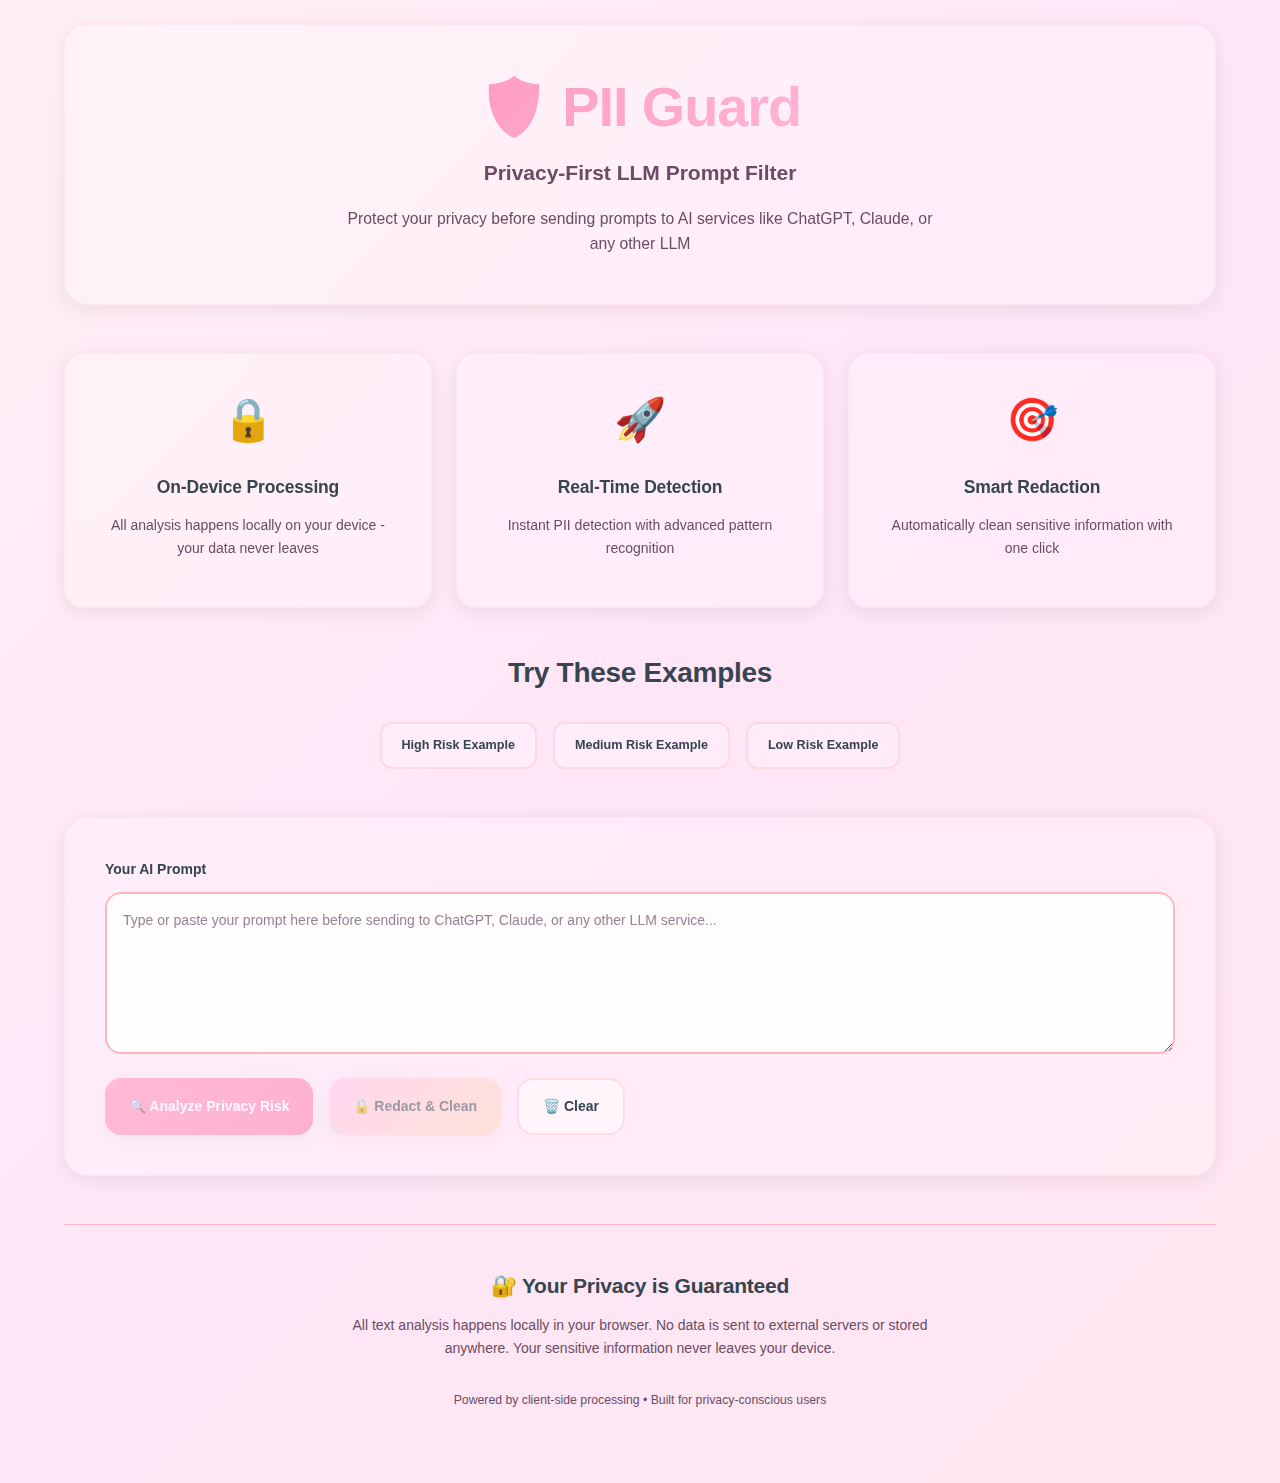
<file: index.html>
<!DOCTYPE html>
<html lang="en">
<head>
    <meta charset="UTF-8">
    <meta name="viewport" content="width=device-width, initial-scale=1.0">
    <title>PII Guard - Privacy-First LLM Prompt Filter</title>
    <link rel="stylesheet" href="style.css">
</head>
<body>
    <div class="container">
        <header class="header">
            <h1 class="header__title">🛡️ PII Guard</h1>
            <p class="header__subtitle">Privacy-First LLM Prompt Filter</p>
            <p class="header__description">Protect your privacy before sending prompts to AI services like ChatGPT, Claude, or any other LLM</p>
        </header>

        <section class="features">
            <div class="features__grid">
                <div class="feature-card">
                    <div class="feature-card__icon">🔒</div>
                    <h3 class="feature-card__title">On-Device Processing</h3>
                    <p class="feature-card__description">All analysis happens locally on your device - your data never leaves</p>
                </div>
                <div class="feature-card">
                    <div class="feature-card__icon">🚀</div>
                    <h3 class="feature-card__title">Real-Time Detection</h3>
                    <p class="feature-card__description">Instant PII detection with advanced pattern recognition</p>
                </div>
                <div class="feature-card">
                    <div class="feature-card__icon">🎯</div>
                    <h3 class="feature-card__title">Smart Redaction</h3>
                    <p class="feature-card__description">Automatically clean sensitive information with one click</p>
                </div>
            </div>
        </section>

        <section class="examples">
            <h2 class="examples__title">Try These Examples</h2>
            <div class="examples__buttons">
                <button class="btn btn--outline btn--sm" data-example="0">High Risk Example</button>
                <button class="btn btn--outline btn--sm" data-example="1">Medium Risk Example</button>
                <button class="btn btn--outline btn--sm" data-example="2">Low Risk Example</button>
            </div>
        </section>

        <section class="input-section">
            <div class="form-group">
                <label for="promptInput" class="form-label">Your AI Prompt</label>
                <textarea 
                    id="promptInput" 
                    class="form-control input-section__textarea" 
                    placeholder="Type or paste your prompt here before sending to ChatGPT, Claude, or any other LLM service..."
                    rows="6"
                ></textarea>
            </div>
            <div class="input-section__buttons">
                <button id="analyzeBtn" class="btn btn--primary" disabled>🔍 Analyze Privacy Risk</button>
                <button id="redactBtn" class="btn btn--secondary" disabled>🔒 Redact & Clean</button>
                <button id="clearBtn" class="btn btn--outline">🗑️ Clear</button>
            </div>
        </section>

        <section id="resultsSection" class="results hidden">
            <div class="results__risk">
                <div id="riskIndicator" class="risk-indicator">
                    <div class="risk-indicator__badge">
                        <span id="riskLevel" class="risk-indicator__level"></span>
                    </div>
                    <p id="riskMessage" class="risk-indicator__message"></p>
                </div>
            </div>

            <div class="results__detection">
                <h3 class="results__subtitle">🔍 Detected Information</h3>
                <div id="detectedItems" class="detection-items"></div>
            </div>

            <div class="results__recommendations">
                <h3 class="results__subtitle">💡 Privacy Recommendations</h3>
                <ul id="recommendationsList" class="recommendations-list"></ul>
            </div>

            <div id="cleanedSection" class="results__cleaned hidden">
                <h3 class="results__subtitle">✅ Cleaned Text</h3>
                <div class="cleaned-output">
                    <textarea id="cleanedText" class="form-control" readonly rows="6"></textarea>
                    <button id="copyBtn" class="btn btn--primary btn--sm copy-btn">📋 Copy to Clipboard</button>
                </div>
            </div>
        </section>

        <footer class="footer">
            <div class="footer__guarantee">
                <h3 class="footer__title">🔐 Your Privacy is Guaranteed</h3>
                <p class="footer__text">All text analysis happens locally in your browser. No data is sent to external servers or stored anywhere. Your sensitive information never leaves your device.</p>
            </div>
            <div class="footer__tech">
                <p class="footer__tech-text">Powered by client-side processing • Built for privacy-conscious users</p>
            </div>
        </footer>
    </div>

    <script src="app.js"></script>
</body>
</html>
</file>
<file: style.css>
:root {
  /* Primitive Color Tokens */
  --color-white: rgba(255, 255, 255, 1);
  --color-black: rgba(0, 0, 0, 1);
  --color-cream-50: rgba(252, 252, 249, 1);
  --color-cream-100: rgba(255, 255, 253, 1);
  --color-gray-200: rgba(245, 245, 245, 1);
  --color-gray-300: rgba(167, 169, 169, 1);
  --color-gray-400: rgba(119, 124, 124, 1);
  --color-slate-500: rgba(98, 108, 113, 1);
  --color-brown-600: rgba(94, 82, 64, 1);
  --color-charcoal-700: rgba(31, 33, 33, 1);
  --color-charcoal-800: rgba(38, 40, 40, 1);
  --color-slate-900: rgba(19, 52, 59, 1);
  --color-teal-300: rgba(50, 184, 198, 1);
  --color-teal-400: rgba(45, 166, 178, 1);
  --color-teal-500: rgba(33, 128, 141, 1);
  --color-teal-600: rgba(29, 116, 128, 1);
  --color-teal-700: rgba(26, 104, 115, 1);
  --color-teal-800: rgba(41, 150, 161, 1);
  --color-red-400: rgba(255, 84, 89, 1);
  --color-red-500: rgba(192, 21, 47, 1);
  --color-orange-400: rgba(230, 129, 97, 1);
  --color-orange-500: rgba(168, 75, 47, 1);

  /* RGB versions for opacity control */
  --color-brown-600-rgb: 94, 82, 64;
  --color-teal-500-rgb: 33, 128, 141;
  --color-slate-900-rgb: 19, 52, 59;
  --color-slate-500-rgb: 98, 108, 113;
  --color-red-500-rgb: 192, 21, 47;
  --color-red-400-rgb: 255, 84, 89;
  --color-orange-500-rgb: 168, 75, 47;
  --color-orange-400-rgb: 230, 129, 97;

  /* Background color tokens (Light Mode) */
  --color-bg-1: rgba(59, 130, 246, 0.08); /* Light blue */
  --color-bg-2: rgba(245, 158, 11, 0.08); /* Light yellow */
  --color-bg-3: rgba(34, 197, 94, 0.08); /* Light green */
  --color-bg-4: rgba(239, 68, 68, 0.08); /* Light red */
  --color-bg-5: rgba(147, 51, 234, 0.08); /* Light purple */
  --color-bg-6: rgba(249, 115, 22, 0.08); /* Light orange */
  --color-bg-7: rgba(236, 72, 153, 0.08); /* Light pink */
  --color-bg-8: rgba(6, 182, 212, 0.08); /* Light cyan */

  /* Semantic Color Tokens (Light Mode) */
  --color-background: var(--color-cream-50);
  --color-surface: var(--color-cream-100);
  --color-text: var(--color-slate-900);
  --color-text-secondary: var(--color-slate-500);
  --color-primary: var(--color-teal-500);
  --color-primary-hover: var(--color-teal-600);
  --color-primary-active: var(--color-teal-700);
  --color-secondary: rgba(var(--color-brown-600-rgb), 0.12);
  --color-secondary-hover: rgba(var(--color-brown-600-rgb), 0.2);
  --color-secondary-active: rgba(var(--color-brown-600-rgb), 0.25);
  --color-border: rgba(var(--color-brown-600-rgb), 0.2);
  --color-btn-primary-text: var(--color-cream-50);
  --color-card-border: rgba(var(--color-brown-600-rgb), 0.12);
  --color-card-border-inner: rgba(var(--color-brown-600-rgb), 0.12);
  --color-error: var(--color-red-500);
  --color-success: var(--color-teal-500);
  --color-warning: var(--color-orange-500);
  --color-info: var(--color-slate-500);
  --color-focus-ring: rgba(var(--color-teal-500-rgb), 0.4);
  --color-select-caret: rgba(var(--color-slate-900-rgb), 0.8);

  /* Common style patterns */
  --focus-ring: 0 0 0 3px var(--color-focus-ring);
  --focus-outline: 2px solid var(--color-primary);
  --status-bg-opacity: 0.15;
  --status-border-opacity: 0.25;
  --select-caret-light: url("data:image/svg+xml,%3Csvg xmlns='http://www.w3.org/2000/svg' width='16' height='16' viewBox='0 0 24 24' fill='none' stroke='%23134252' stroke-width='2' stroke-linecap='round' stroke-linejoin='round'%3E%3Cpolyline points='6 9 12 15 18 9'%3E%3C/polyline%3E%3C/svg%3E");
  --select-caret-dark: url("data:image/svg+xml,%3Csvg xmlns='http://www.w3.org/2000/svg' width='16' height='16' viewBox='0 0 24 24' fill='none' stroke='%23f5f5f5' stroke-width='2' stroke-linecap='round' stroke-linejoin='round'%3E%3Cpolyline points='6 9 12 15 18 9'%3E%3C/polyline%3E%3C/svg%3E");

  /* RGB versions for opacity control */
  --color-success-rgb: 33, 128, 141;
  --color-error-rgb: 192, 21, 47;
  --color-warning-rgb: 168, 75, 47;
  --color-info-rgb: 98, 108, 113;

  /* Typography */
  --font-family-base: "FKGroteskNeue", "Geist", "Inter", -apple-system,
    BlinkMacSystemFont, "Segoe UI", Roboto, sans-serif;
  --font-family-mono: "Berkeley Mono", ui-monospace, SFMono-Regular, Menlo,
    Monaco, Consolas, monospace;
  --font-size-xs: 11px;
  --font-size-sm: 12px;
  --font-size-base: 14px;
  --font-size-md: 14px;
  --font-size-lg: 16px;
  --font-size-xl: 18px;
  --font-size-2xl: 20px;
  --font-size-3xl: 24px;
  --font-size-4xl: 30px;
  --font-weight-normal: 400;
  --font-weight-medium: 500;
  --font-weight-semibold: 550;
  --font-weight-bold: 600;
  --line-height-tight: 1.2;
  --line-height-normal: 1.5;
  --letter-spacing-tight: -0.01em;

  /* Spacing */
  --space-0: 0;
  --space-1: 1px;
  --space-2: 2px;
  --space-4: 4px;
  --space-6: 6px;
  --space-8: 8px;
  --space-10: 10px;
  --space-12: 12px;
  --space-16: 16px;
  --space-20: 20px;
  --space-24: 24px;
  --space-32: 32px;

  /* Border Radius */
  --radius-sm: 6px;
  --radius-base: 8px;
  --radius-md: 10px;
  --radius-lg: 12px;
  --radius-full: 9999px;

  /* Shadows */
  --shadow-xs: 0 1px 2px rgba(0, 0, 0, 0.02);
  --shadow-sm: 0 1px 3px rgba(0, 0, 0, 0.04), 0 1px 2px rgba(0, 0, 0, 0.02);
  --shadow-md: 0 4px 6px -1px rgba(0, 0, 0, 0.04),
    0 2px 4px -1px rgba(0, 0, 0, 0.02);
  --shadow-lg: 0 10px 15px -3px rgba(0, 0, 0, 0.04),
    0 4px 6px -2px rgba(0, 0, 0, 0.02);
  --shadow-inset-sm: inset 0 1px 0 rgba(255, 255, 255, 0.15),
    inset 0 -1px 0 rgba(0, 0, 0, 0.03);

  /* Animation */
  --duration-fast: 150ms;
  --duration-normal: 250ms;
  --ease-standard: cubic-bezier(0.16, 1, 0.3, 1);

  /* Layout */
  --container-sm: 640px;
  --container-md: 768px;
  --container-lg: 1024px;
  --container-xl: 1280px;
}

/* Dark mode colors */
@media (prefers-color-scheme: dark) {
  :root {
    /* RGB versions for opacity control (Dark Mode) */
    --color-gray-400-rgb: 119, 124, 124;
    --color-teal-300-rgb: 50, 184, 198;
    --color-gray-300-rgb: 167, 169, 169;
    --color-gray-200-rgb: 245, 245, 245;

    /* Background color tokens (Dark Mode) */
    --color-bg-1: rgba(29, 78, 216, 0.15); /* Dark blue */
    --color-bg-2: rgba(180, 83, 9, 0.15); /* Dark yellow */
    --color-bg-3: rgba(21, 128, 61, 0.15); /* Dark green */
    --color-bg-4: rgba(185, 28, 28, 0.15); /* Dark red */
    --color-bg-5: rgba(107, 33, 168, 0.15); /* Dark purple */
    --color-bg-6: rgba(194, 65, 12, 0.15); /* Dark orange */
    --color-bg-7: rgba(190, 24, 93, 0.15); /* Dark pink */
    --color-bg-8: rgba(8, 145, 178, 0.15); /* Dark cyan */
    
    /* Semantic Color Tokens (Dark Mode) */
    --color-background: var(--color-charcoal-700);
    --color-surface: var(--color-charcoal-800);
    --color-text: var(--color-gray-200);
    --color-text-secondary: rgba(var(--color-gray-300-rgb), 0.7);
    --color-primary: var(--color-teal-300);
    --color-primary-hover: var(--color-teal-400);
    --color-primary-active: var(--color-teal-800);
    --color-secondary: rgba(var(--color-gray-400-rgb), 0.15);
    --color-secondary-hover: rgba(var(--color-gray-400-rgb), 0.25);
    --color-secondary-active: rgba(var(--color-gray-400-rgb), 0.3);
    --color-border: rgba(var(--color-gray-400-rgb), 0.3);
    --color-error: var(--color-red-400);
    --color-success: var(--color-teal-300);
    --color-warning: var(--color-orange-400);
    --color-info: var(--color-gray-300);
    --color-focus-ring: rgba(var(--color-teal-300-rgb), 0.4);
    --color-btn-primary-text: var(--color-slate-900);
    --color-card-border: rgba(var(--color-gray-400-rgb), 0.2);
    --color-card-border-inner: rgba(var(--color-gray-400-rgb), 0.15);
    --shadow-inset-sm: inset 0 1px 0 rgba(255, 255, 255, 0.1),
      inset 0 -1px 0 rgba(0, 0, 0, 0.15);
    --button-border-secondary: rgba(var(--color-gray-400-rgb), 0.2);
    --color-border-secondary: rgba(var(--color-gray-400-rgb), 0.2);
    --color-select-caret: rgba(var(--color-gray-200-rgb), 0.8);

    /* Common style patterns - updated for dark mode */
    --focus-ring: 0 0 0 3px var(--color-focus-ring);
    --focus-outline: 2px solid var(--color-primary);
    --status-bg-opacity: 0.15;
    --status-border-opacity: 0.25;
    --select-caret-light: url("data:image/svg+xml,%3Csvg xmlns='http://www.w3.org/2000/svg' width='16' height='16' viewBox='0 0 24 24' fill='none' stroke='%23134252' stroke-width='2' stroke-linecap='round' stroke-linejoin='round'%3E%3Cpolyline points='6 9 12 15 18 9'%3E%3C/polyline%3E%3C/svg%3E");
    --select-caret-dark: url("data:image/svg+xml,%3Csvg xmlns='http://www.w3.org/2000/svg' width='16' height='16' viewBox='0 0 24 24' fill='none' stroke='%23f5f5f5' stroke-width='2' stroke-linecap='round' stroke-linejoin='round'%3E%3Cpolyline points='6 9 12 15 18 9'%3E%3C/polyline%3E%3C/svg%3E");

    /* RGB versions for dark mode */
    --color-success-rgb: var(--color-teal-300-rgb);
    --color-error-rgb: var(--color-red-400-rgb);
    --color-warning-rgb: var(--color-orange-400-rgb);
    --color-info-rgb: var(--color-gray-300-rgb);
  }
}

/* Data attribute for manual theme switching */
[data-color-scheme="dark"] {
  /* RGB versions for opacity control (dark mode) */
  --color-gray-400-rgb: 119, 124, 124;
  --color-teal-300-rgb: 50, 184, 198;
  --color-gray-300-rgb: 167, 169, 169;
  --color-gray-200-rgb: 245, 245, 245;

  /* Colorful background palette - Dark Mode */
  --color-bg-1: rgba(29, 78, 216, 0.15); /* Dark blue */
  --color-bg-2: rgba(180, 83, 9, 0.15); /* Dark yellow */
  --color-bg-3: rgba(21, 128, 61, 0.15); /* Dark green */
  --color-bg-4: rgba(185, 28, 28, 0.15); /* Dark red */
  --color-bg-5: rgba(107, 33, 168, 0.15); /* Dark purple */
  --color-bg-6: rgba(194, 65, 12, 0.15); /* Dark orange */
  --color-bg-7: rgba(190, 24, 93, 0.15); /* Dark pink */
  --color-bg-8: rgba(8, 145, 178, 0.15); /* Dark cyan */
  
  /* Semantic Color Tokens (Dark Mode) */
  --color-background: var(--color-charcoal-700);
  --color-surface: var(--color-charcoal-800);
  --color-text: var(--color-gray-200);
  --color-text-secondary: rgba(var(--color-gray-300-rgb), 0.7);
  --color-primary: var(--color-teal-300);
  --color-primary-hover: var(--color-teal-400);
  --color-primary-active: var(--color-teal-800);
  --color-secondary: rgba(var(--color-gray-400-rgb), 0.15);
  --color-secondary-hover: rgba(var(--color-gray-400-rgb), 0.25);
  --color-secondary-active: rgba(var(--color-gray-400-rgb), 0.3);
  --color-border: rgba(var(--color-gray-400-rgb), 0.3);
  --color-error: var(--color-red-400);
  --color-success: var(--color-teal-300);
  --color-warning: var(--color-orange-400);
  --color-info: var(--color-gray-300);
  --color-focus-ring: rgba(var(--color-teal-300-rgb), 0.4);
  --color-btn-primary-text: var(--color-slate-900);
  --color-card-border: rgba(var(--color-gray-400-rgb), 0.15);
  --color-card-border-inner: rgba(var(--color-gray-400-rgb), 0.15);
  --shadow-inset-sm: inset 0 1px 0 rgba(255, 255, 255, 0.1),
    inset 0 -1px 0 rgba(0, 0, 0, 0.15);
  --color-border-secondary: rgba(var(--color-gray-400-rgb), 0.2);
  --color-select-caret: rgba(var(--color-gray-200-rgb), 0.8);

  /* Common style patterns - updated for dark mode */
  --focus-ring: 0 0 0 3px var(--color-focus-ring);
  --focus-outline: 2px solid var(--color-primary);
  --status-bg-opacity: 0.15;
  --status-border-opacity: 0.25;
  --select-caret-light: url("data:image/svg+xml,%3Csvg xmlns='http://www.w3.org/2000/svg' width='16' height='16' viewBox='0 0 24 24' fill='none' stroke='%23134252' stroke-width='2' stroke-linecap='round' stroke-linejoin='round'%3E%3Cpolyline points='6 9 12 15 18 9'%3E%3C/polyline%3E%3C/svg%3E");
  --select-caret-dark: url("data:image/svg+xml,%3Csvg xmlns='http://www.w3.org/2000/svg' width='16' height='16' viewBox='0 0 24 24' fill='none' stroke='%23f5f5f5' stroke-width='2' stroke-linecap='round' stroke-linejoin='round'%3E%3Cpolyline points='6 9 12 15 18 9'%3E%3C/polyline%3E%3C/svg%3E");

  /* RGB versions for dark mode */
  --color-success-rgb: var(--color-teal-300-rgb);
  --color-error-rgb: var(--color-red-400-rgb);
  --color-warning-rgb: var(--color-orange-400-rgb);
  --color-info-rgb: var(--color-gray-300-rgb);
}

[data-color-scheme="light"] {
  /* RGB versions for opacity control (light mode) */
  --color-brown-600-rgb: 94, 82, 64;
  --color-teal-500-rgb: 33, 128, 141;
  --color-slate-900-rgb: 19, 52, 59;
  
  /* Semantic Color Tokens (Light Mode) */
  --color-background: var(--color-cream-50);
  --color-surface: var(--color-cream-100);
  --color-text: var(--color-slate-900);
  --color-text-secondary: var(--color-slate-500);
  --color-primary: var(--color-teal-500);
  --color-primary-hover: var(--color-teal-600);
  --color-primary-active: var(--color-teal-700);
  --color-secondary: rgba(var(--color-brown-600-rgb), 0.12);
  --color-secondary-hover: rgba(var(--color-brown-600-rgb), 0.2);
  --color-secondary-active: rgba(var(--color-brown-600-rgb), 0.25);
  --color-border: rgba(var(--color-brown-600-rgb), 0.2);
  --color-btn-primary-text: var(--color-cream-50);
  --color-card-border: rgba(var(--color-brown-600-rgb), 0.12);
  --color-card-border-inner: rgba(var(--color-brown-600-rgb), 0.12);
  --color-error: var(--color-red-500);
  --color-success: var(--color-teal-500);
  --color-warning: var(--color-orange-500);
  --color-info: var(--color-slate-500);
  --color-focus-ring: rgba(var(--color-teal-500-rgb), 0.4);

  /* RGB versions for light mode */
  --color-success-rgb: var(--color-teal-500-rgb);
  --color-error-rgb: var(--color-red-500-rgb);
  --color-warning-rgb: var(--color-orange-500-rgb);
  --color-info-rgb: var(--color-slate-500-rgb);
}

/* Base styles */
html {
  font-size: var(--font-size-base);
  font-family: var(--font-family-base);
  line-height: var(--line-height-normal);
  color: var(--color-text);
  background-color: var(--color-background);
  -webkit-font-smoothing: antialiased;
  box-sizing: border-box;
}

body {
  margin: 0;
  padding: 0;
}

*,
*::before,
*::after {
  box-sizing: inherit;
}

/* Typography */
h1,
h2,
h3,
h4,
h5,
h6 {
  margin: 0;
  font-weight: var(--font-weight-semibold);
  line-height: var(--line-height-tight);
  color: var(--color-text);
  letter-spacing: var(--letter-spacing-tight);
}

h1 {
  font-size: var(--font-size-4xl);
}
h2 {
  font-size: var(--font-size-3xl);
}
h3 {
  font-size: var(--font-size-2xl);
}
h4 {
  font-size: var(--font-size-xl);
}
h5 {
  font-size: var(--font-size-lg);
}
h6 {
  font-size: var(--font-size-md);
}

p {
  margin: 0 0 var(--space-16) 0;
}

a {
  color: var(--color-primary);
  text-decoration: none;
  transition: color var(--duration-fast) var(--ease-standard);
}

a:hover {
  color: var(--color-primary-hover);
}

code,
pre {
  font-family: var(--font-family-mono);
  font-size: calc(var(--font-size-base) * 0.95);
  background-color: var(--color-secondary);
  border-radius: var(--radius-sm);
}

code {
  padding: var(--space-1) var(--space-4);
}

pre {
  padding: var(--space-16);
  margin: var(--space-16) 0;
  overflow: auto;
  border: 1px solid var(--color-border);
}

pre code {
  background: none;
  padding: 0;
}

/* Buttons */
.btn {
  display: inline-flex;
  align-items: center;
  justify-content: center;
  padding: var(--space-8) var(--space-16);
  border-radius: var(--radius-base);
  font-size: var(--font-size-base);
  font-weight: 500;
  line-height: 1.5;
  cursor: pointer;
  transition: all var(--duration-normal) var(--ease-standard);
  border: none;
  text-decoration: none;
  position: relative;
}

.btn:focus-visible {
  outline: none;
  box-shadow: var(--focus-ring);
}

.btn--primary {
  background: var(--color-primary);
  color: var(--color-btn-primary-text);
}

.btn--primary:hover {
  background: var(--color-primary-hover);
}

.btn--primary:active {
  background: var(--color-primary-active);
}

.btn--secondary {
  background: var(--color-secondary);
  color: var(--color-text);
}

.btn--secondary:hover {
  background: var(--color-secondary-hover);
}

.btn--secondary:active {
  background: var(--color-secondary-active);
}

.btn--outline {
  background: transparent;
  border: 1px solid var(--color-border);
  color: var(--color-text);
}

.btn--outline:hover {
  background: var(--color-secondary);
}

.btn--sm {
  padding: var(--space-4) var(--space-12);
  font-size: var(--font-size-sm);
  border-radius: var(--radius-sm);
}

.btn--lg {
  padding: var(--space-10) var(--space-20);
  font-size: var(--font-size-lg);
  border-radius: var(--radius-md);
}

.btn--full-width {
  width: 100%;
}

.btn:disabled {
  opacity: 0.5;
  cursor: not-allowed;
}

/* Form elements */
.form-control {
  display: block;
  width: 100%;
  padding: var(--space-8) var(--space-12);
  font-size: var(--font-size-md);
  line-height: 1.5;
  color: var(--color-text);
  background-color: var(--color-surface);
  border: 1px solid var(--color-border);
  border-radius: var(--radius-base);
  transition: border-color var(--duration-fast) var(--ease-standard),
    box-shadow var(--duration-fast) var(--ease-standard);
}

textarea.form-control {
  font-family: var(--font-family-base);
  font-size: var(--font-size-base);
}

select.form-control {
  padding: var(--space-8) var(--space-12);
  -webkit-appearance: none;
  -moz-appearance: none;
  appearance: none;
  background-image: var(--select-caret-light);
  background-repeat: no-repeat;
  background-position: right var(--space-12) center;
  background-size: 16px;
  padding-right: var(--space-32);
}

/* Add a dark mode specific caret */
@media (prefers-color-scheme: dark) {
  select.form-control {
    background-image: var(--select-caret-dark);
  }
}

/* Also handle data-color-scheme */
[data-color-scheme="dark"] select.form-control {
  background-image: var(--select-caret-dark);
}

[data-color-scheme="light"] select.form-control {
  background-image: var(--select-caret-light);
}

.form-control:focus {
  border-color: var(--color-primary);
  outline: var(--focus-outline);
}

.form-label {
  display: block;
  margin-bottom: var(--space-8);
  font-weight: var(--font-weight-medium);
  font-size: var(--font-size-sm);
}

.form-group {
  margin-bottom: var(--space-16);
}

/* Card component */
.card {
  background-color: var(--color-surface);
  border-radius: var(--radius-lg);
  border: 1px solid var(--color-card-border);
  box-shadow: var(--shadow-sm);
  overflow: hidden;
  transition: box-shadow var(--duration-normal) var(--ease-standard);
}

.card:hover {
  box-shadow: var(--shadow-md);
}

.card__body {
  padding: var(--space-16);
}

.card__header,
.card__footer {
  padding: var(--space-16);
  border-bottom: 1px solid var(--color-card-border-inner);
}

/* Status indicators - simplified with CSS variables */
.status {
  display: inline-flex;
  align-items: center;
  padding: var(--space-6) var(--space-12);
  border-radius: var(--radius-full);
  font-weight: var(--font-weight-medium);
  font-size: var(--font-size-sm);
}

.status--success {
  background-color: rgba(
    var(--color-success-rgb, 33, 128, 141),
    var(--status-bg-opacity)
  );
  color: var(--color-success);
  border: 1px solid
    rgba(var(--color-success-rgb, 33, 128, 141), var(--status-border-opacity));
}

.status--error {
  background-color: rgba(
    var(--color-error-rgb, 192, 21, 47),
    var(--status-bg-opacity)
  );
  color: var(--color-error);
  border: 1px solid
    rgba(var(--color-error-rgb, 192, 21, 47), var(--status-border-opacity));
}

.status--warning {
  background-color: rgba(
    var(--color-warning-rgb, 168, 75, 47),
    var(--status-bg-opacity)
  );
  color: var(--color-warning);
  border: 1px solid
    rgba(var(--color-warning-rgb, 168, 75, 47), var(--status-border-opacity));
}

.status--info {
  background-color: rgba(
    var(--color-info-rgb, 98, 108, 113),
    var(--status-bg-opacity)
  );
  color: var(--color-info);
  border: 1px solid
    rgba(var(--color-info-rgb, 98, 108, 113), var(--status-border-opacity));
}

/* Container layout */
.container {
  width: 100%;
  margin-right: auto;
  margin-left: auto;
  padding-right: var(--space-16);
  padding-left: var(--space-16);
}

@media (min-width: 640px) {
  .container {
    max-width: var(--container-sm);
  }
}
@media (min-width: 768px) {
  .container {
    max-width: var(--container-md);
  }
}
@media (min-width: 1024px) {
  .container {
    max-width: var(--container-lg);
  }
}
@media (min-width: 1280px) {
  .container {
    max-width: var(--container-xl);
  }
}

/* Utility classes */
.flex {
  display: flex;
}
.flex-col {
  flex-direction: column;
}
.items-center {
  align-items: center;
}
.justify-center {
  justify-content: center;
}
.justify-between {
  justify-content: space-between;
}
.gap-4 {
  gap: var(--space-4);
}
.gap-8 {
  gap: var(--space-8);
}
.gap-16 {
  gap: var(--space-16);
}

.m-0 {
  margin: 0;
}
.mt-8 {
  margin-top: var(--space-8);
}
.mb-8 {
  margin-bottom: var(--space-8);
}
.mx-8 {
  margin-left: var(--space-8);
  margin-right: var(--space-8);
}
.my-8 {
  margin-top: var(--space-8);
  margin-bottom: var(--space-8);
}

.p-0 {
  padding: 0;
}
.py-8 {
  padding-top: var(--space-8);
  padding-bottom: var(--space-8);
}
.px-8 {
  padding-left: var(--space-8);
  padding-right: var(--space-8);
}
.py-16 {
  padding-top: var(--space-16);
  padding-bottom: var(--space-16);
}
.px-16 {
  padding-left: var(--space-16);
  padding-right: var(--space-16);
}

.block {
  display: block;
}
.hidden {
  display: none;
}

/* Accessibility */
.sr-only {
  position: absolute;
  width: 1px;
  height: 1px;
  padding: 0;
  margin: -1px;
  overflow: hidden;
  clip: rect(0, 0, 0, 0);
  white-space: nowrap;
  border-width: 0;
}

:focus-visible {
  outline: var(--focus-outline);
  outline-offset: 2px;
}

/* Dark mode specifics */
[data-color-scheme="dark"] .btn--outline {
  border: 1px solid var(--color-border-secondary);
}

@font-face {
  font-family: 'FKGroteskNeue';
  src: url('https://r2cdn.perplexity.ai/fonts/FKGroteskNeue.woff2')
    format('woff2');
}

/* END PERPLEXITY DESIGN SYSTEM */
/* Pink Cotton Candy Color Scheme */
:root {
  /* Cotton Candy Pink Color Palette */
  --color-background: #FFF0F6; /* Very light pink */
  --color-surface: #FFE6F0; /* Soft pink surface */
  --color-primary: #FF85B3; /* Cotton candy pink */
  --color-primary-hover: #FF6B9D;
  --color-primary-active: #FF5287;
  --color-secondary: #FFC1E3; /* Lighter cotton candy */
  --color-secondary-hover: #FFADD8;
  --color-secondary-active: #FF99CD;
  --color-accent: #FFCCE6; /* Pale pink */
  --color-success: #C1FFC1; /* Mint green */
  --color-warning: #FFD3B6; /* Soft peach */
  --color-error: #F7C6C7; /* Rose gold */
  --color-text: #36454F; /* Charcoal gray */
  --color-text-secondary: #6B4C65; /* Muted dark pink */
  --color-border: #FFB6C1; /* Light pink border */
  --color-btn-primary-text: #FFFFFF;
  --color-card-border: rgba(255, 182, 193, 0.3);

  /* Apple-style typography */
  --font-family-base: -apple-system, BlinkMacSystemFont, "SF Pro Display", "Segoe UI", Roboto, sans-serif;
  
  /* 8px grid system */
  --space-4: 4px;
  --space-8: 8px;
  --space-12: 12px;
  --space-16: 16px;
  --space-20: 20px;
  --space-24: 24px;
  --space-32: 32px;
  --space-40: 40px;
  --space-48: 48px;
  --space-56: 56px;
  --space-64: 64px;
  
  /* Apple-style borders */
  --radius-sm: 12px;
  --radius-base: 16px;
  --radius-lg: 20px;
  --radius-xl: 24px;
  --radius-full: 9999px;
  
  /* Apple-style shadows */
  --shadow-soft: 0 4px 20px rgba(0, 0, 0, 0.08);
  --shadow-medium: 0 8px 30px rgba(0, 0, 0, 0.12);
  --shadow-strong: 0 15px 40px rgba(0, 0, 0, 0.15);
  
  /* Glassmorphism */
  --glass-bg: rgba(255, 255, 255, 0.25);
  --glass-border: rgba(255, 182, 193, 0.18);
  
  /* Smooth transitions */
  --transition-smooth: all 0.3s cubic-bezier(0.25, 0.46, 0.45, 0.94);
  --transition-bounce: all 0.4s cubic-bezier(0.68, -0.55, 0.265, 1.55);
}

* {
  box-sizing: border-box;
}

body {
  font-family: var(--font-family-base);
  background: linear-gradient(135deg, var(--color-background) 0%, #FFE6F7 50%, var(--color-surface) 100%);
  min-height: 100vh;
  margin: 0;
  padding: var(--space-24) 0;
  color: var(--color-text);
  line-height: 1.6;
  -webkit-font-smoothing: antialiased;
  -moz-osx-font-smoothing: grayscale;
}

.container {
  max-width: 1200px;
  margin: 0 auto;
  padding: 0 var(--space-24);
}

/* Header Section */
.header {
  text-align: center;
  margin-bottom: var(--space-48);
  padding: var(--space-48) var(--space-32);
  background: var(--glass-bg);
  backdrop-filter: blur(20px);
  border: 1px solid var(--glass-border);
  border-radius: var(--radius-xl);
  box-shadow: var(--shadow-soft);
}

.header__title {
  font-size: clamp(2.5rem, 5vw, 4rem);
  font-weight: 700;
  margin-bottom: var(--space-16);
  background: linear-gradient(135deg, var(--color-primary), var(--color-accent));
  -webkit-background-clip: text;
  -webkit-text-fill-color: transparent;
  background-clip: text;
  letter-spacing: -0.02em;
}

.header__subtitle {
  font-size: 1.5rem;
  font-weight: 600;
  color: var(--color-text-secondary);
  margin-bottom: var(--space-16);
}

.header__description {
  font-size: 1.125rem;
  color: var(--color-text-secondary);
  max-width: 600px;
  margin: 0 auto;
}

/* Feature Cards */
.features {
  margin-bottom: var(--space-48);
}

.features__grid {
  display: grid;
  grid-template-columns: repeat(auto-fit, minmax(320px, 1fr));
  gap: var(--space-24);
}

.feature-card {
  background: var(--glass-bg);
  backdrop-filter: blur(20px);
  border: 1px solid var(--glass-border);
  border-radius: var(--radius-lg);
  padding: var(--space-32);
  text-align: center;
  box-shadow: var(--shadow-soft);
  transition: var(--transition-smooth);
  position: relative;
  overflow: hidden;
}

.feature-card::before {
  content: '';
  position: absolute;
  top: 0;
  left: 0;
  right: 0;
  height: 4px;
  background: linear-gradient(90deg, var(--color-primary), var(--color-secondary), var(--color-accent));
  opacity: 0;
  transition: var(--transition-smooth);
}

.feature-card:hover {
  transform: translateY(-8px);
  box-shadow: var(--shadow-medium);
}

.feature-card:hover::before {
  opacity: 1;
}

.feature-card__icon {
  font-size: 3rem;
  margin-bottom: var(--space-24);
  display: block;
}

.feature-card__title {
  font-size: 1.25rem;
  font-weight: 600;
  margin-bottom: var(--space-16);
  color: var(--color-text);
}

.feature-card__description {
  color: var(--color-text-secondary);
  font-size: 1rem;
}

/* Examples Section */
.examples {
  margin-bottom: var(--space-48);
  text-align: center;
}

.examples__title {
  font-size: 2rem;
  font-weight: 600;
  margin-bottom: var(--space-32);
  color: var(--color-text);
}

.examples__buttons {
  display: flex;
  gap: var(--space-16);
  justify-content: center;
  flex-wrap: wrap;
}

/* Input Section */
.input-section {
  background: var(--glass-bg);
  backdrop-filter: blur(20px);
  border: 1px solid var(--glass-border);
  border-radius: var(--radius-xl);
  padding: var(--space-40);
  margin-bottom: var(--space-48);
  box-shadow: var(--shadow-soft);
}

.input-section__textarea {
  border: 2px solid var(--color-border);
  border-radius: var(--radius-base);
  padding: var(--space-20);
  font-size: 1rem;
  line-height: 1.6;
  resize: vertical;
  min-height: 160px;
  background: rgba(255, 255, 255, 0.8);
  backdrop-filter: blur(10px);
  transition: var(--transition-smooth);
  color: var(--color-text);
  font-family: var(--font-family-base);
  width: 100%;
  box-sizing: border-box;
}

.input-section__textarea::placeholder {
  color: var(--color-text-secondary);
  opacity: 0.7;
}

.input-section__textarea:focus {
  border-color: var(--color-primary);
  box-shadow: 0 0 0 4px rgba(255, 133, 179, 0.2);
  outline: none;
  background: rgba(255, 255, 255, 0.95);
}

.input-section__buttons {
  display: flex;
  gap: var(--space-16);
  margin-top: var(--space-24);
  flex-wrap: wrap;
}

/* Buttons */
.btn {
  display: inline-flex;
  align-items: center;
  justify-content: center;
  padding: var(--space-16) var(--space-24);
  border-radius: var(--radius-base);
  font-size: 1rem;
  font-weight: 600;
  cursor: pointer;
  transition: var(--transition-bounce);
  border: none;
  text-decoration: none;
  position: relative;
  backdrop-filter: blur(10px);
  font-family: var(--font-family-base);
}

.btn:focus-visible {
  outline: none;
  box-shadow: 0 0 0 4px rgba(255, 133, 179, 0.3);
}

.btn--primary {
  background: linear-gradient(135deg, var(--color-primary), #FF70A6);
  color: var(--color-btn-primary-text);
  box-shadow: var(--shadow-soft);
}

.btn--primary:hover:not(:disabled) {
  background: linear-gradient(135deg, var(--color-primary-hover), #FF5C99);
  transform: translateY(-2px);
  box-shadow: var(--shadow-medium);
}

.btn--secondary {
  background: linear-gradient(135deg, var(--color-secondary), var(--color-warning));
  color: var(--color-text);
  box-shadow: var(--shadow-soft);
}

.btn--secondary:hover:not(:disabled) {
  background: linear-gradient(135deg, var(--color-secondary-hover), #FFBFA8);
  transform: translateY(-2px);
  box-shadow: var(--shadow-medium);
}

.btn--outline {
  background: var(--glass-bg);
  border: 2px solid rgba(255, 182, 193, 0.4);
  color: var(--color-text);
  backdrop-filter: blur(10px);
}

.btn--outline:hover:not(:disabled) {
  border-color: var(--color-primary);
  background: rgba(255, 182, 193, 0.2);
  transform: translateY(-2px);
}

.btn--sm {
  padding: var(--space-12) var(--space-20);
  font-size: 0.9rem;
  border-radius: var(--radius-sm);
}

.btn:disabled {
  opacity: 0.5;
  cursor: not-allowed;
  transform: none !important;
}

/* Form Elements */
.form-label {
  display: block;
  margin-bottom: var(--space-12);
  font-weight: 600;
  font-size: 1rem;
  color: var(--color-text);
}

.form-group {
  margin-bottom: var(--space-24);
}

.form-control {
  display: block;
  width: 100%;
  padding: var(--space-16);
  font-size: 1rem;
  line-height: 1.5;
  color: var(--color-text);
  background-color: rgba(255, 255, 255, 0.8);
  border: 2px solid var(--color-border);
  border-radius: var(--radius-base);
  transition: var(--transition-smooth);
  font-family: var(--font-family-base);
  box-sizing: border-box;
}

.form-control:focus {
  border-color: var(--color-primary);
  box-shadow: 0 0 0 4px rgba(255, 133, 179, 0.2);
  outline: none;
  background: rgba(255, 255, 255, 0.95);
}

/* Results Section */
.results {
  background: var(--glass-bg);
  backdrop-filter: blur(20px);
  border: 1px solid var(--glass-border);
  border-radius: var(--radius-xl);
  padding: var(--space-40);
  margin-bottom: var(--space-48);
  box-shadow: var(--shadow-soft);
  animation: slideIn 0.6s cubic-bezier(0.25, 0.46, 0.45, 0.94);
}

.results__subtitle {
  font-size: 1.5rem;
  font-weight: 600;
  margin-bottom: var(--space-24);
  color: var(--color-text);
}

.results__risk {
  margin-bottom: var(--space-40);
}

.results__detection {
  margin-bottom: var(--space-40);
}

.results__recommendations {
  margin-bottom: var(--space-40);
}

.results__cleaned {
  border-top: 1px solid var(--color-border);
  padding-top: var(--space-40);
}

/* Risk Indicator */
.risk-indicator {
  text-align: center;
  padding: var(--space-32);
  border-radius: var(--radius-lg);
  border: 3px solid;
  backdrop-filter: blur(10px);
  margin-bottom: var(--space-24);
}

.risk-indicator--low {
  background: rgba(193, 255, 193, 0.3);
  border-color: var(--color-success);
  color: #2D5D31;
}

.risk-indicator--medium {
  background: rgba(255, 211, 182, 0.3);
  border-color: var(--color-warning);
  color: #8B4513;
}

.risk-indicator--high {
  background: rgba(247, 198, 199, 0.3);
  border-color: var(--color-error);
  color: #B91C1C;
}

.risk-indicator__badge {
  margin-bottom: var(--space-16);
}

.risk-indicator__level {
  font-size: 1.5rem;
  font-weight: 700;
  padding: var(--space-12) var(--space-24);
  border-radius: var(--radius-full);
  background: currentColor;
  color: white;
  display: inline-block;
  text-shadow: none;
}

.risk-indicator__message {
  font-size: 1.25rem;
  font-weight: 600;
  margin: 0;
  line-height: 1.4;
}

/* Detection Items */
.detection-items {
  display: grid;
  gap: var(--space-16);
}

.detection-item {
  display: flex;
  align-items: center;
  justify-content: space-between;
  padding: var(--space-20);
  background: rgba(255, 255, 255, 0.5);
  backdrop-filter: blur(10px);
  border: 1px solid var(--color-border);
  border-radius: var(--radius-base);
  transition: var(--transition-smooth);
}

.detection-item:hover {
  transform: translateY(-2px);
  box-shadow: var(--shadow-soft);
}

.detection-item__info {
  display: flex;
  align-items: center;
  gap: var(--space-16);
}

.detection-item__type {
  font-size: 0.875rem;
  font-weight: 600;
  padding: var(--space-8) var(--space-12);
  background: linear-gradient(135deg, var(--color-secondary), var(--color-primary));
  color: var(--color-text);
  border-radius: var(--radius-sm);
}

.detection-item__text {
  font-family: 'SF Mono', Monaco, 'Cascadia Code', 'Roboto Mono', Consolas, monospace;
  font-size: 0.875rem;
  background: rgba(255, 255, 255, 0.7);
  padding: var(--space-8) var(--space-12);
  border-radius: var(--radius-sm);
  color: var(--color-text);
}

.detection-item__confidence {
  font-size: 0.875rem;
  font-weight: 500;
  color: var(--color-text-secondary);
}

/* Recommendations */
.recommendations-list {
  list-style: none;
  padding: 0;
  margin: 0;
  display: grid;
  gap: var(--space-16);
}

.recommendations-list li {
  padding: var(--space-20);
  background: rgba(255, 204, 230, 0.3);
  backdrop-filter: blur(10px);
  border: 1px solid rgba(255, 204, 230, 0.3);
  border-radius: var(--radius-base);
  display: flex;
  align-items: flex-start;
  gap: var(--space-16);
  transition: var(--transition-smooth);
}

.recommendations-list li:hover {
  transform: translateY(-2px);
  box-shadow: var(--shadow-soft);
}

.recommendations-list li::before {
  content: "💡";
  font-size: 1.25rem;
  flex-shrink: 0;
}

/* Cleaned Output */
.cleaned-output {
  position: relative;
}

.cleaned-output textarea {
  background: rgba(255, 255, 255, 0.8);
  backdrop-filter: blur(10px);
  border: 2px solid var(--color-border);
  border-radius: var(--radius-base);
  padding: var(--space-20);
}

.copy-btn {
  position: absolute;
  top: var(--space-12);
  right: var(--space-12);
  opacity: 0;
  transition: var(--transition-smooth);
}

.cleaned-output:hover .copy-btn {
  opacity: 1;
}

.copy-btn--success {
  background: var(--color-success) !important;
  color: white !important;
}

/* Footer */
.footer {
  text-align: center;
  padding: var(--space-48) 0;
  border-top: 1px solid var(--color-border);
  margin-top: var(--space-48);
}

.footer__guarantee {
  margin-bottom: var(--space-32);
}

.footer__title {
  font-size: 1.5rem;
  font-weight: 600;
  margin-bottom: var(--space-16);
  color: var(--color-text);
}

.footer__text {
  color: var(--color-text-secondary);
  max-width: 600px;
  margin: 0 auto;
  line-height: 1.6;
}

.footer__tech-text {
  font-size: 0.875rem;
  color: var(--color-text-secondary);
  margin: 0;
}

/* Utility Classes */
.hidden {
  display: none !important;
}

/* Responsive Design */
@media (max-width: 768px) {
  .container {
    padding: 0 var(--space-16);
  }
  
  .header {
    padding: var(--space-32) var(--space-24);
  }
  
  .header__title {
    font-size: 2.5rem;
  }
  
  .input-section__buttons {
    flex-direction: column;
  }
  
  .examples__buttons {
    flex-direction: column;
    align-items: center;
  }
  
  .examples__buttons .btn {
    width: 100%;
    max-width: 300px;
  }
  
  .detection-item {
    flex-direction: column;
    align-items: flex-start;
    gap: var(--space-12);
  }
  
  .copy-btn {
    position: static;
    opacity: 1;
    margin-top: var(--space-16);
    width: 100%;
  }
}

/* Animations */
@keyframes slideIn {
  from {
    opacity: 0;
    transform: translateY(30px);
  }
  to {
    opacity: 1;
    transform: translateY(0);
  }
}

/* Loading state */
.btn--loading {
  position: relative;
  color: transparent !important;
}

.btn--loading::after {
  content: "";
  position: absolute;
  width: 20px;
  height: 20px;
  top: 50%;
  left: 50%;
  margin-left: -10px;
  margin-top: -10px;
  border: 2px solid currentColor;
  border-radius: 50%;
  border-top-color: transparent;
  animation: spin 1s linear infinite;
}

@keyframes spin {
  to {
    transform: rotate(360deg);
  }
}
</file>
